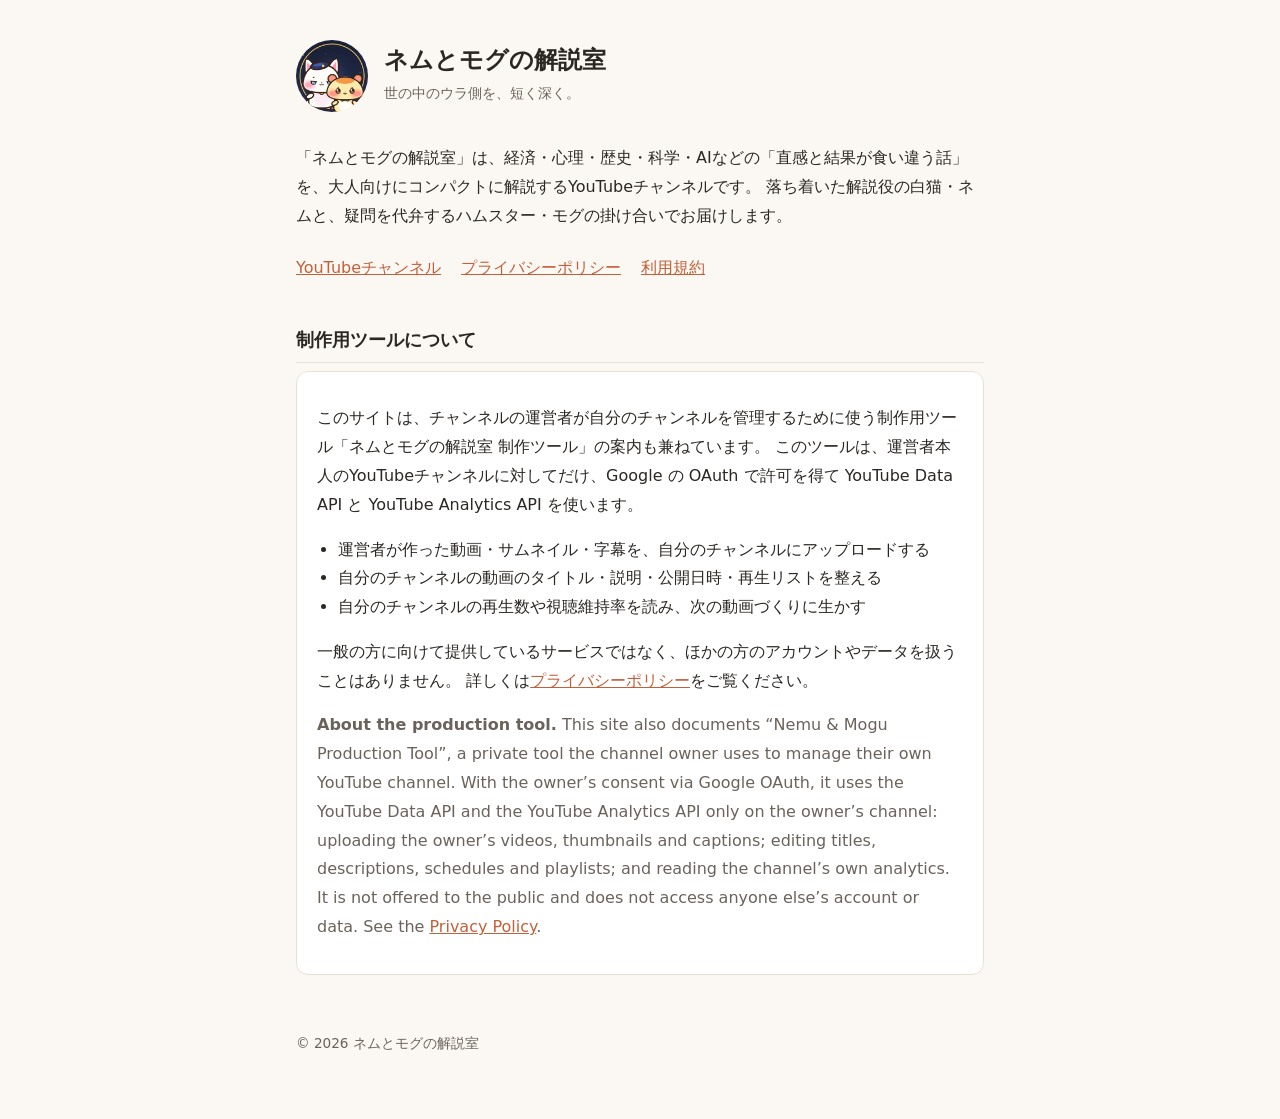
<file: index.html>
<!doctype html>
<html lang="ja">
<head>
<meta charset="utf-8">
<meta name="viewport" content="width=device-width, initial-scale=1">
<title>ネムとモグの解説室</title>
<meta name="description" content="大人向けの短い解説動画チャンネル「ネムとモグの解説室」の公式ページです。">
<link rel="icon" href="icon.png">
<link rel="stylesheet" href="style.css">
<meta name="google-site-verification" content="wdos32gnqfYj4ahoTakDrDJN09mgdqS3dsE00zPuu-0" />
</head>
<body>
<main>
  <header>
    <img src="icon.png" alt="">
    <div>
      <h1>ネムとモグの解説室</h1>
      <p>世の中のウラ側を、短く深く。</p>
    </div>
  </header>

  <p>
    「ネムとモグの解説室」は、経済・心理・歴史・科学・AIなどの「直感と結果が食い違う話」を、大人向けにコンパクトに解説するYouTubeチャンネルです。
    落ち着いた解説役の白猫・ネムと、疑問を代弁するハムスター・モグの掛け合いでお届けします。
  </p>

  <nav>
    <a href="https://www.youtube.com/@nemumogu">YouTubeチャンネル</a>
    <a href="privacy.html">プライバシーポリシー</a>
    <a href="terms.html">利用規約</a>
  </nav>

  <h2>制作用ツールについて</h2>
  <div class="card">
    <p>
      このサイトは、チャンネルの運営者が自分のチャンネルを管理するために使う制作用ツール「ネムとモグの解説室 制作ツール」の案内も兼ねています。
      このツールは、運営者本人のYouTubeチャンネルに対してだけ、Google の OAuth で許可を得て YouTube Data API と YouTube Analytics API を使います。
    </p>
    <ul>
      <li>運営者が作った動画・サムネイル・字幕を、自分のチャンネルにアップロードする</li>
      <li>自分のチャンネルの動画のタイトル・説明・公開日時・再生リストを整える</li>
      <li>自分のチャンネルの再生数や視聴維持率を読み、次の動画づくりに生かす</li>
    </ul>
    <p>
      一般の方に向けて提供しているサービスではなく、ほかの方のアカウントやデータを扱うことはありません。
      詳しくは<a href="privacy.html">プライバシーポリシー</a>をご覧ください。
    </p>
    <p class="en" lang="en">
      <strong>About the production tool.</strong>
      This site also documents “Nemu &amp; Mogu Production Tool”, a private tool the channel owner uses to manage
      their own YouTube channel. With the owner’s consent via Google OAuth, it uses the YouTube Data API and the
      YouTube Analytics API only on the owner’s channel: uploading the owner’s videos, thumbnails and captions;
      editing titles, descriptions, schedules and playlists; and reading the channel’s own analytics.
      It is not offered to the public and does not access anyone else’s account or data.
      See the <a href="privacy.html">Privacy Policy</a>.
    </p>
  </div>

  <footer>© 2026 ネムとモグの解説室</footer>
</main>
</body>
</html>
</file>
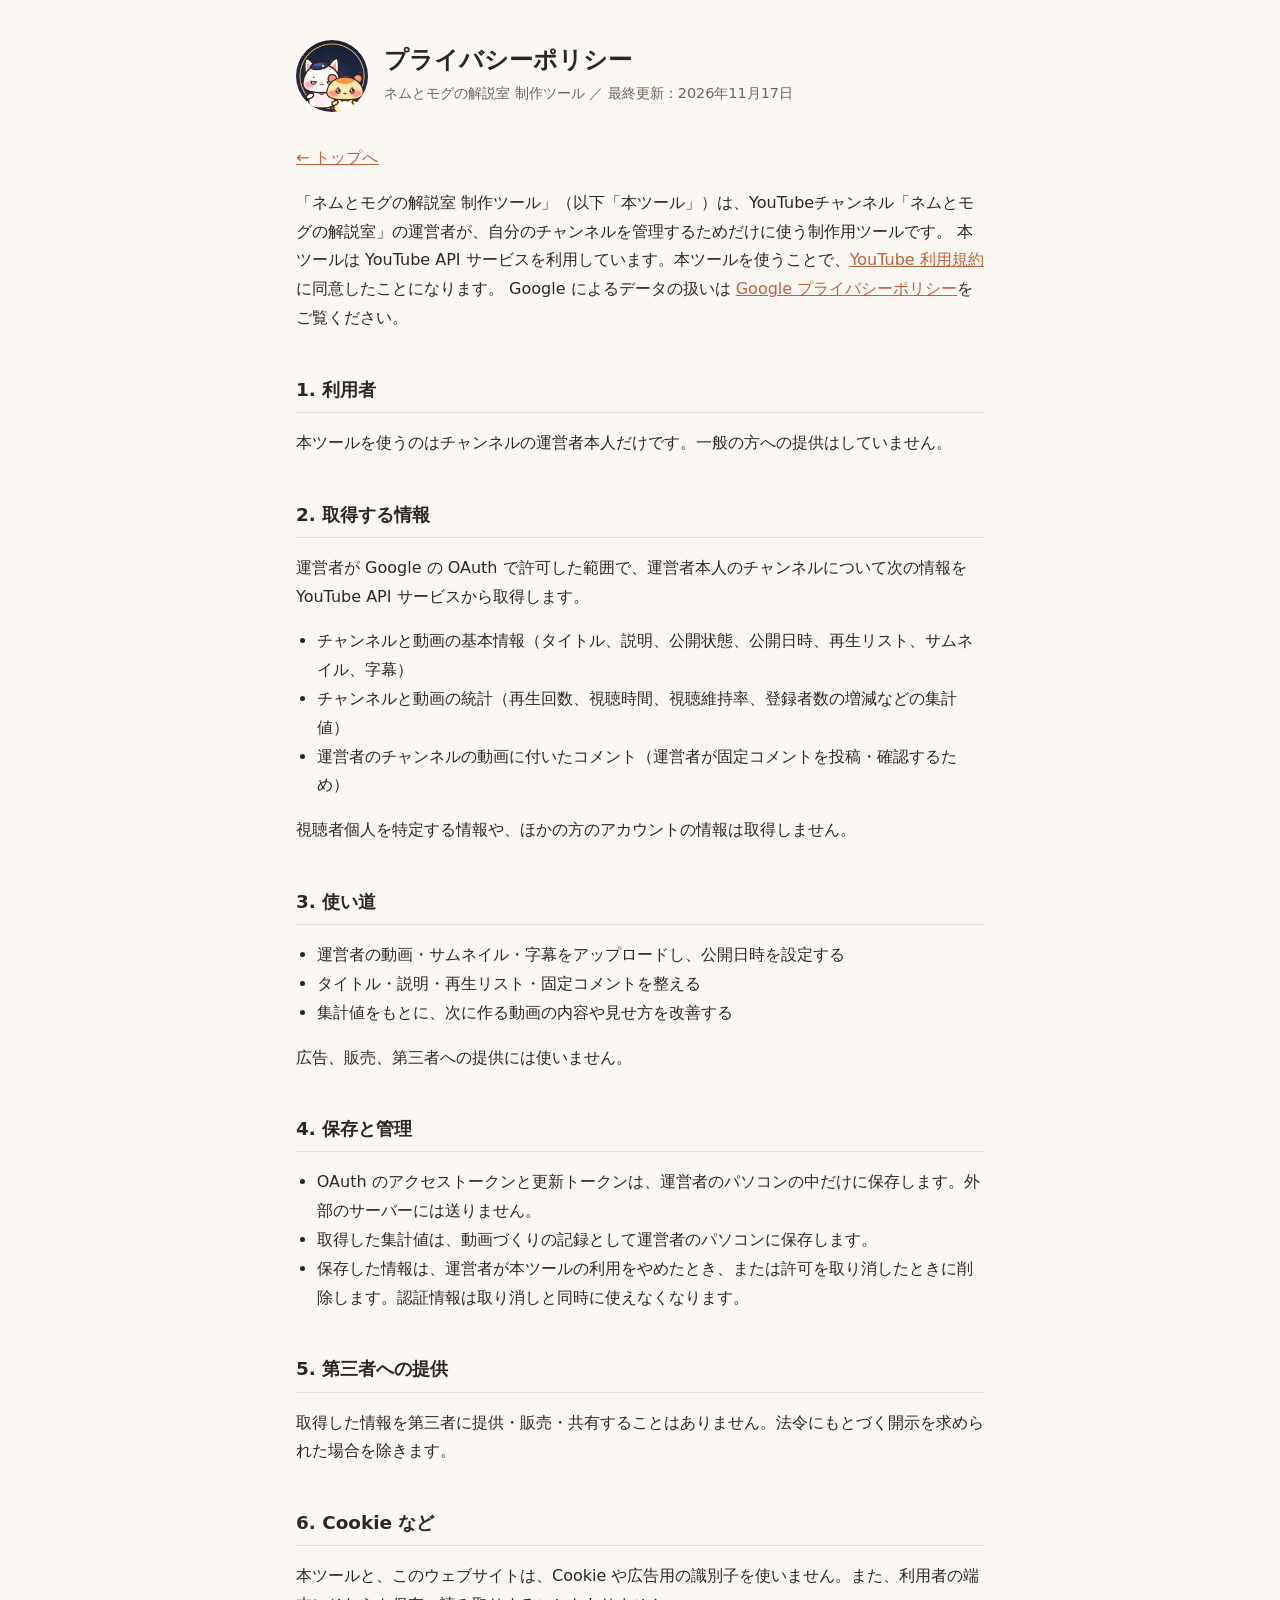
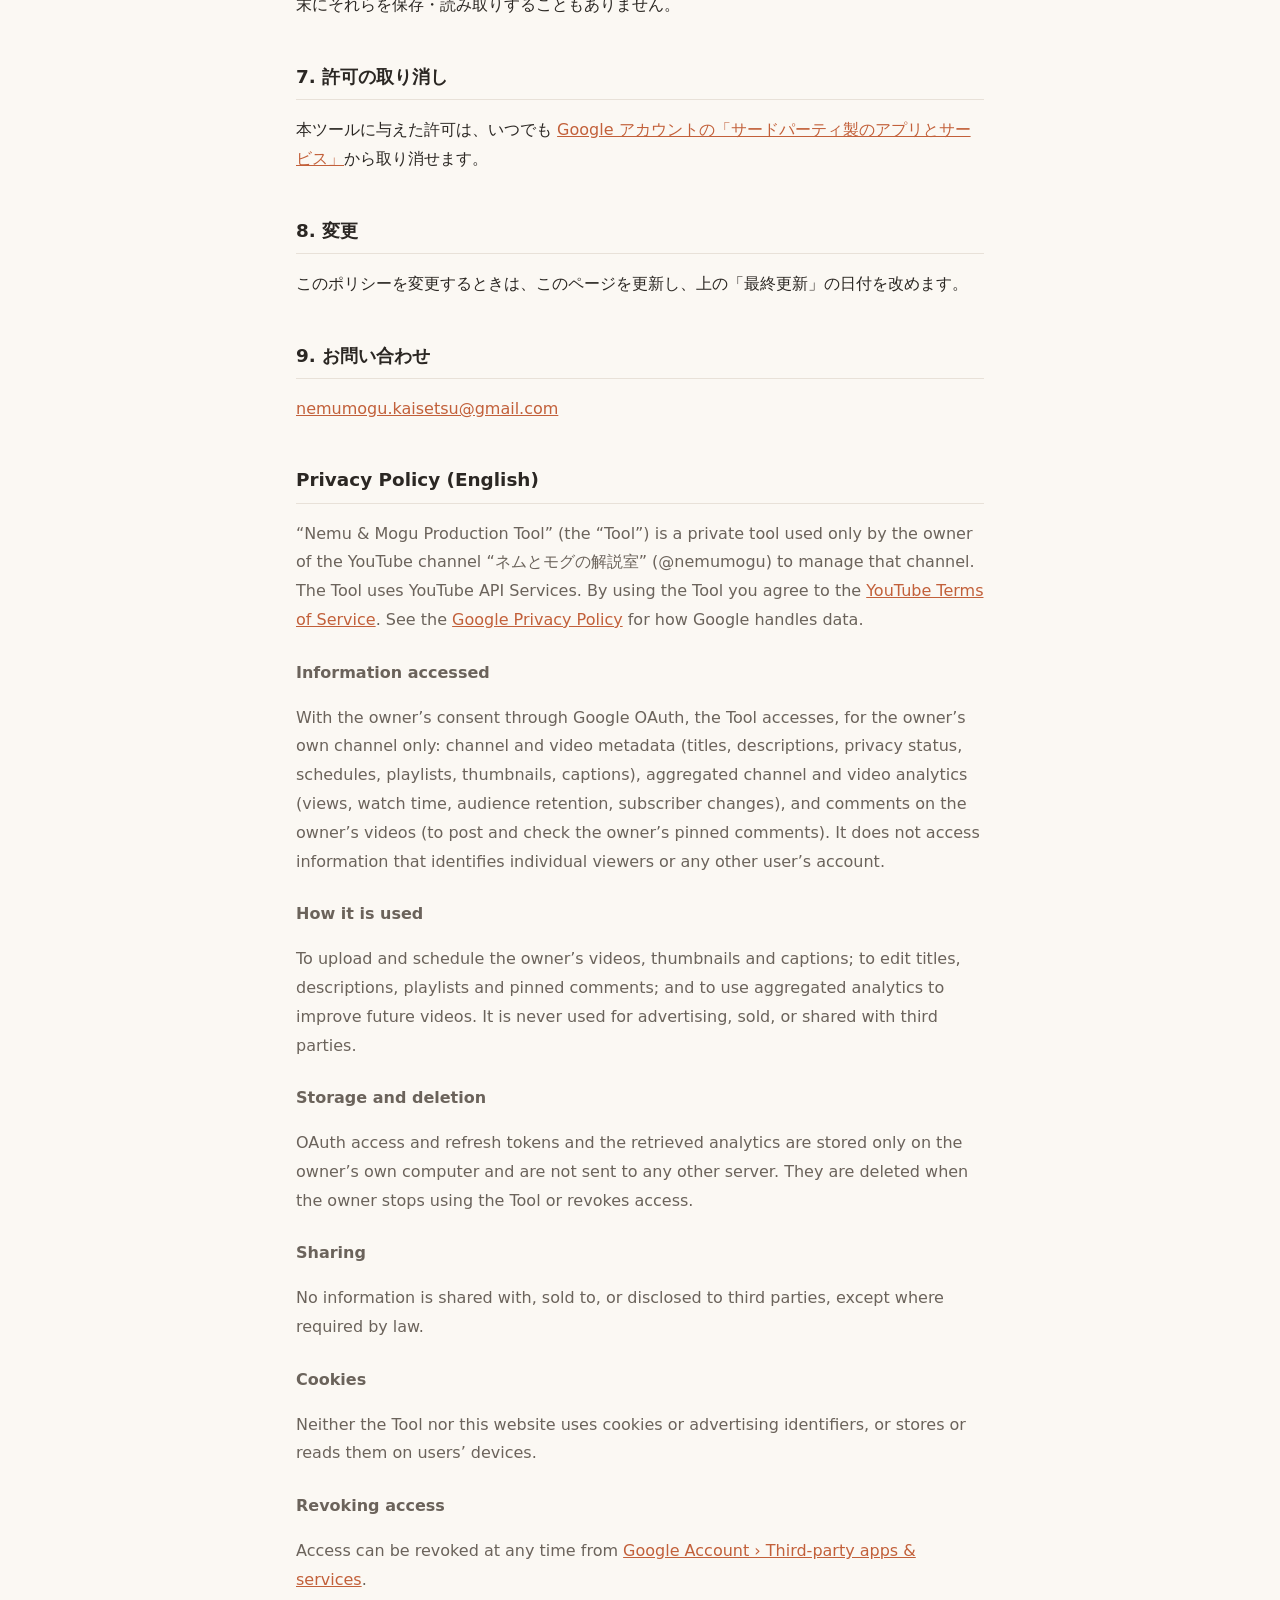
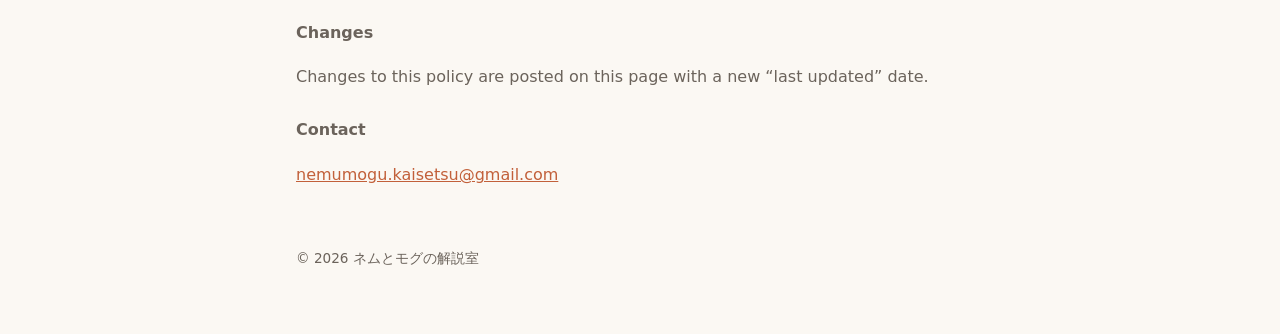
<file: privacy.html>
<!doctype html>
<html lang="ja">
<head>
<meta charset="utf-8">
<meta name="viewport" content="width=device-width, initial-scale=1">
<title>プライバシーポリシー</title>
<meta name="description" content="ネムとモグの解説室 制作ツールのプライバシーポリシー。">
<link rel="icon" href="icon.png">
<link rel="stylesheet" href="style.css">
</head>
<body>
<main>
  <header>
    <img src="icon.png" alt="">
    <div>
      <h1>プライバシーポリシー</h1>
      <p>ネムとモグの解説室 制作ツール ／ 最終更新：2026年11月17日</p>
    </div>
  </header>

  <p><a href="index.html">← トップへ</a></p>

  <p>
    「ネムとモグの解説室 制作ツール」（以下「本ツール」）は、YouTubeチャンネル「ネムとモグの解説室」の運営者が、自分のチャンネルを管理するためだけに使う制作用ツールです。
    本ツールは YouTube API サービスを利用しています。本ツールを使うことで、<a href="https://www.youtube.com/t/terms">YouTube 利用規約</a>に同意したことになります。
    Google によるデータの扱いは <a href="https://policies.google.com/privacy">Google プライバシーポリシー</a>をご覧ください。
  </p>

  <h2>1. 利用者</h2>
  <p>本ツールを使うのはチャンネルの運営者本人だけです。一般の方への提供はしていません。</p>

  <h2>2. 取得する情報</h2>
  <p>運営者が Google の OAuth で許可した範囲で、運営者本人のチャンネルについて次の情報を YouTube API サービスから取得します。</p>
  <ul>
    <li>チャンネルと動画の基本情報（タイトル、説明、公開状態、公開日時、再生リスト、サムネイル、字幕）</li>
    <li>チャンネルと動画の統計（再生回数、視聴時間、視聴維持率、登録者数の増減などの集計値）</li>
    <li>運営者のチャンネルの動画に付いたコメント（運営者が固定コメントを投稿・確認するため）</li>
  </ul>
  <p>視聴者個人を特定する情報や、ほかの方のアカウントの情報は取得しません。</p>

  <h2>3. 使い道</h2>
  <ul>
    <li>運営者の動画・サムネイル・字幕をアップロードし、公開日時を設定する</li>
    <li>タイトル・説明・再生リスト・固定コメントを整える</li>
    <li>集計値をもとに、次に作る動画の内容や見せ方を改善する</li>
  </ul>
  <p>広告、販売、第三者への提供には使いません。</p>

  <h2>4. 保存と管理</h2>
  <ul>
    <li>OAuth のアクセストークンと更新トークンは、運営者のパソコンの中だけに保存します。外部のサーバーには送りません。</li>
    <li>取得した集計値は、動画づくりの記録として運営者のパソコンに保存します。</li>
    <li>保存した情報は、運営者が本ツールの利用をやめたとき、または許可を取り消したときに削除します。認証情報は取り消しと同時に使えなくなります。</li>
  </ul>

  <h2>5. 第三者への提供</h2>
  <p>取得した情報を第三者に提供・販売・共有することはありません。法令にもとづく開示を求められた場合を除きます。</p>

  <h2>6. Cookie など</h2>
  <p>本ツールと、このウェブサイトは、Cookie や広告用の識別子を使いません。また、利用者の端末にそれらを保存・読み取りすることもありません。</p>

  <h2>7. 許可の取り消し</h2>
  <p>
    本ツールに与えた許可は、いつでも <a href="https://security.google.com/settings/security/permissions">Google アカウントの「サードパーティ製のアプリとサービス」</a>から取り消せます。
  </p>

  <h2>8. 変更</h2>
  <p>このポリシーを変更するときは、このページを更新し、上の「最終更新」の日付を改めます。</p>

  <h2>9. お問い合わせ</h2>
  <p><a href="mailto:nemumogu.kaisetsu@gmail.com">nemumogu.kaisetsu@gmail.com</a></p>

  <h2 lang="en">Privacy Policy (English)</h2>
  <div lang="en" class="en">
    <p>
      “Nemu &amp; Mogu Production Tool” (the “Tool”) is a private tool used only by the owner of the YouTube channel
      “ネムとモグの解説室” (@nemumogu) to manage that channel. The Tool uses YouTube API Services. By using the Tool you
      agree to the <a href="https://www.youtube.com/t/terms">YouTube Terms of Service</a>. See the
      <a href="https://policies.google.com/privacy">Google Privacy Policy</a> for how Google handles data.
    </p>
    <h3>Information accessed</h3>
    <p>
      With the owner’s consent through Google OAuth, the Tool accesses, for the owner’s own channel only: channel and video
      metadata (titles, descriptions, privacy status, schedules, playlists, thumbnails, captions), aggregated channel and
      video analytics (views, watch time, audience retention, subscriber changes), and comments on the owner’s videos
      (to post and check the owner’s pinned comments). It does not access information that identifies individual viewers
      or any other user’s account.
    </p>
    <h3>How it is used</h3>
    <p>
      To upload and schedule the owner’s videos, thumbnails and captions; to edit titles, descriptions, playlists and
      pinned comments; and to use aggregated analytics to improve future videos. It is never used for advertising,
      sold, or shared with third parties.
    </p>
    <h3>Storage and deletion</h3>
    <p>
      OAuth access and refresh tokens and the retrieved analytics are stored only on the owner’s own computer and are
      not sent to any other server. They are deleted when the owner stops using the Tool or revokes access.
    </p>
    <h3>Sharing</h3>
    <p>No information is shared with, sold to, or disclosed to third parties, except where required by law.</p>
    <h3>Cookies</h3>
    <p>Neither the Tool nor this website uses cookies or advertising identifiers, or stores or reads them on users’ devices.</p>
    <h3>Revoking access</h3>
    <p>
      Access can be revoked at any time from
      <a href="https://security.google.com/settings/security/permissions">Google Account › Third-party apps &amp; services</a>.
    </p>
    <h3>Changes</h3>
    <p>Changes to this policy are posted on this page with a new “last updated” date.</p>
    <h3>Contact</h3>
    <p><a href="mailto:nemumogu.kaisetsu@gmail.com">nemumogu.kaisetsu@gmail.com</a></p>
  </div>

  <footer>© 2026 ネムとモグの解説室</footer>
</main>
</body>
</html>
</file>
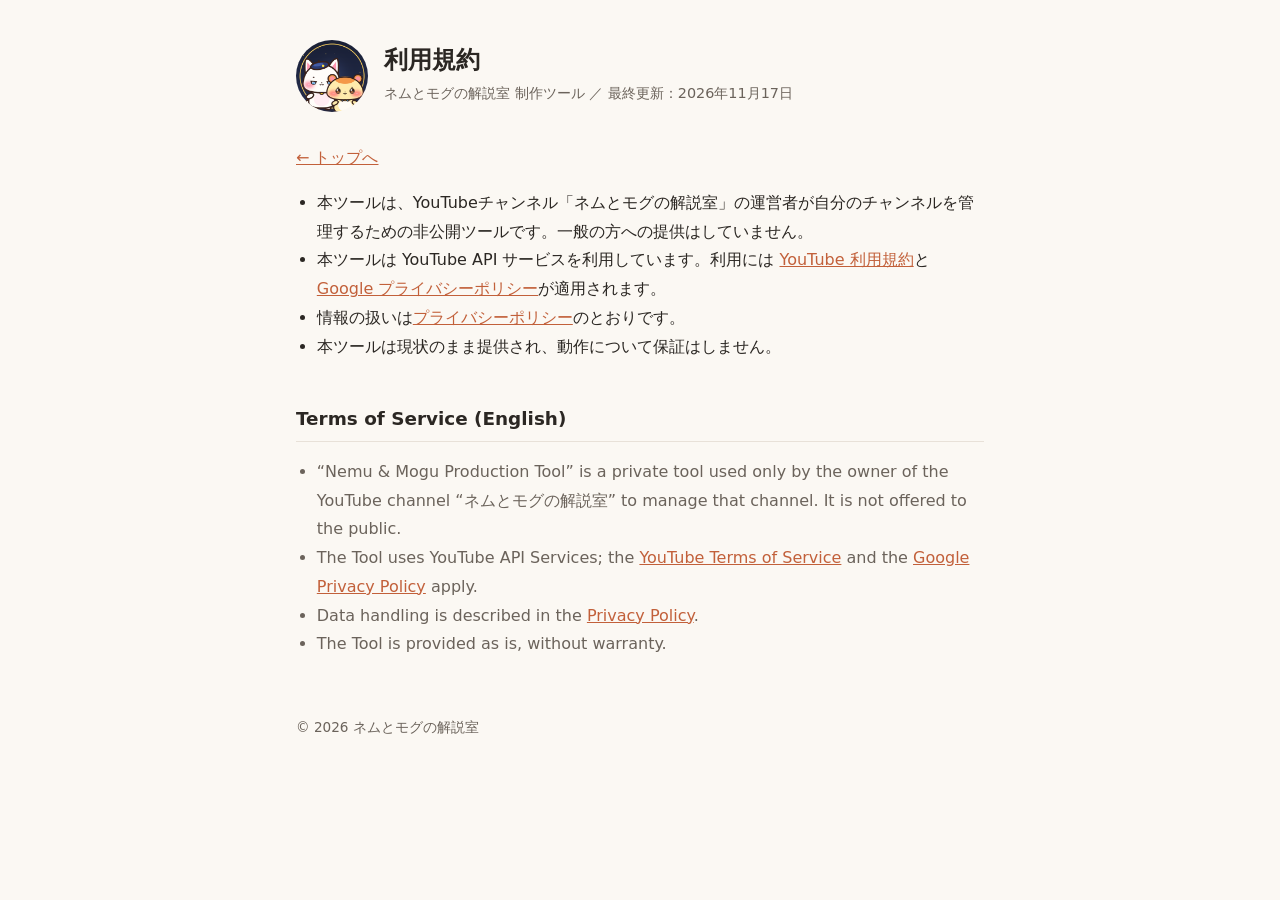
<file: terms.html>
<!doctype html>
<html lang="ja">
<head>
<meta charset="utf-8">
<meta name="viewport" content="width=device-width, initial-scale=1">
<title>利用規約</title>
<meta name="description" content="ネムとモグの解説室 制作ツールの利用規約。">
<link rel="icon" href="icon.png">
<link rel="stylesheet" href="style.css">
</head>
<body>
<main>
  <header>
    <img src="icon.png" alt="">
    <div>
      <h1>利用規約</h1>
      <p>ネムとモグの解説室 制作ツール ／ 最終更新：2026年11月17日</p>
    </div>
  </header>

  <p><a href="index.html">← トップへ</a></p>

  <ul>
    <li>本ツールは、YouTubeチャンネル「ネムとモグの解説室」の運営者が自分のチャンネルを管理するための非公開ツールです。一般の方への提供はしていません。</li>
    <li>本ツールは YouTube API サービスを利用しています。利用には <a href="https://www.youtube.com/t/terms">YouTube 利用規約</a>と <a href="https://policies.google.com/privacy">Google プライバシーポリシー</a>が適用されます。</li>
    <li>情報の扱いは<a href="privacy.html">プライバシーポリシー</a>のとおりです。</li>
    <li>本ツールは現状のまま提供され、動作について保証はしません。</li>
  </ul>

  <h2 lang="en">Terms of Service (English)</h2>
  <ul lang="en" class="en">
    <li>“Nemu &amp; Mogu Production Tool” is a private tool used only by the owner of the YouTube channel “ネムとモグの解説室” to manage that channel. It is not offered to the public.</li>
    <li>The Tool uses YouTube API Services; the <a href="https://www.youtube.com/t/terms">YouTube Terms of Service</a> and the <a href="https://policies.google.com/privacy">Google Privacy Policy</a> apply.</li>
    <li>Data handling is described in the <a href="privacy.html">Privacy Policy</a>.</li>
    <li>The Tool is provided as is, without warranty.</li>
  </ul>

  <footer>© 2026 ネムとモグの解説室</footer>
</main>
</body>
</html>
</file>
<file: style.css>
:root {
  --bg: #fbf8f3;
  --text: #2b2723;
  --muted: #6b635b;
  --accent: #c2603a;
  --card: #ffffff;
  --line: #e8e1d8;
}
@media (prefers-color-scheme: dark) {
  :root {
    --bg: #1d1b19;
    --text: #ece6de;
    --muted: #a99f94;
    --accent: #e98a62;
    --card: #262320;
    --line: #3a352f;
  }
}
* { box-sizing: border-box; }
body {
  margin: 0;
  background: var(--bg);
  color: var(--text);
  font-family: "Hiragino Sans", "Noto Sans JP", "Yu Gothic UI", "Meiryo", system-ui, sans-serif;
  line-height: 1.8;
}
main { max-width: 720px; margin: 0 auto; padding: 40px 16px 64px; }
header { display: flex; align-items: center; gap: 16px; margin-bottom: 32px; }
header img { width: 72px; height: 72px; border-radius: 50%; }
header h1 { font-size: 1.5rem; margin: 0; line-height: 1.3; }
header p { margin: 4px 0 0; color: var(--muted); font-size: 0.9rem; }
h2 { font-size: 1.15rem; margin: 40px 0 8px; padding-bottom: 6px; border-bottom: 1px solid var(--line); }
h3 { font-size: 1rem; margin: 24px 0 4px; }
a { color: var(--accent); }
nav { display: flex; flex-wrap: wrap; gap: 8px 20px; margin: 24px 0; }
.card { background: var(--card); border: 1px solid var(--line); border-radius: 12px; padding: 16px 20px; }
.en { color: var(--muted); }
footer { margin-top: 56px; color: var(--muted); font-size: 0.85rem; }
ul { padding-left: 1.3em; }
</file>
